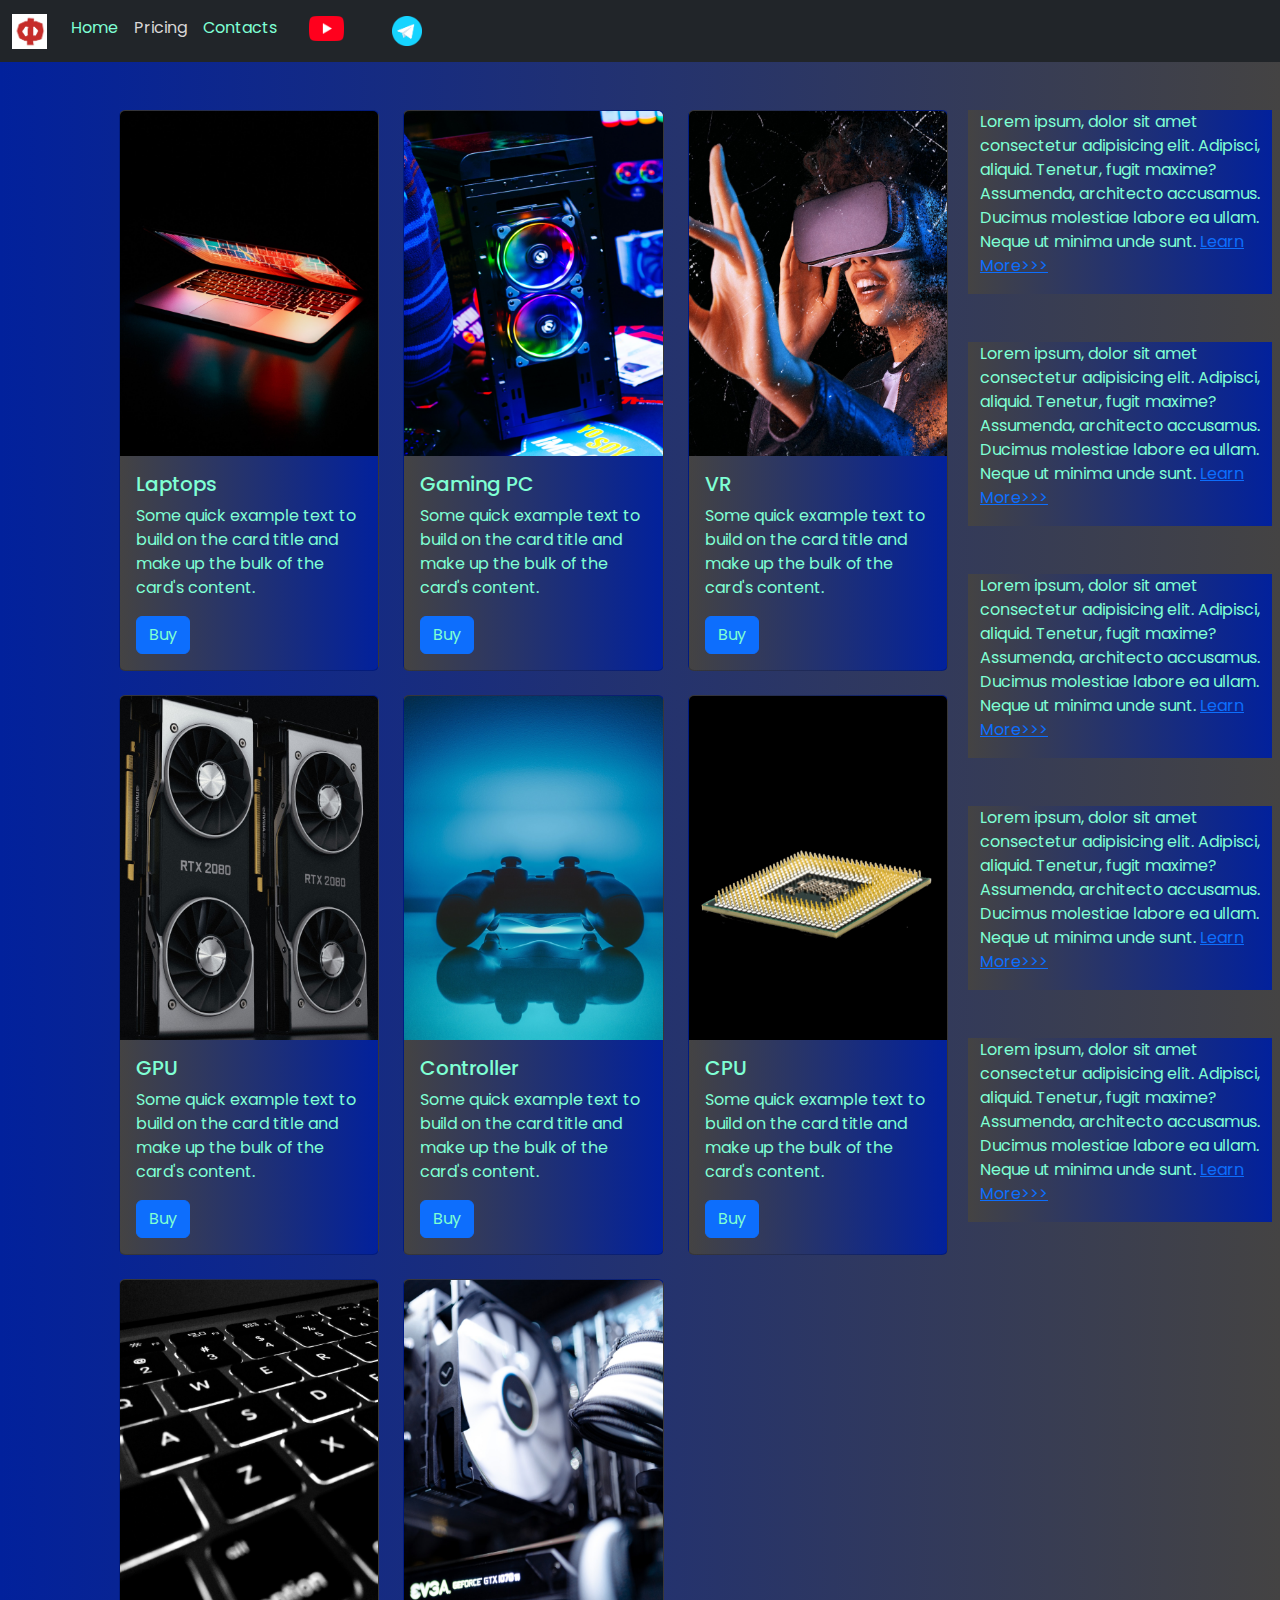
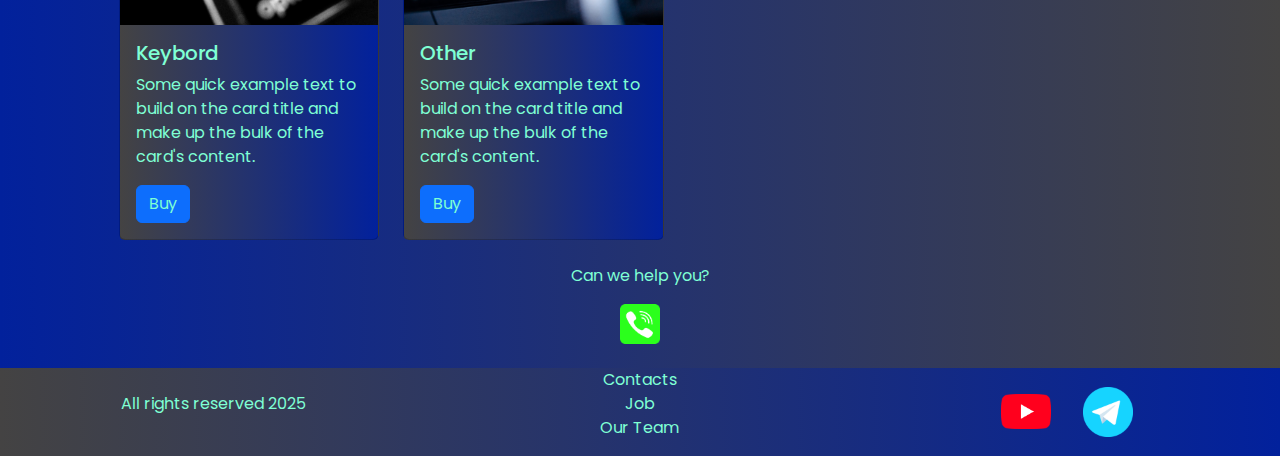
<file: pricing.html>
<!DOCTYPE html>
<html lang="en">

<head>
  <meta charset="UTF-8">
  <meta name="viewport" content="width=device-width, initial-scale=1.0">
  <link href="https://cdn.jsdelivr.net/npm/bootstrap@5.3.3/dist/css/bootstrap.min.css" rel="stylesheet"
    integrity="sha384-QWTKZyjpPEjISv5WaRU9OFeRpok6YctnYmDr5pNlyT2bRjXh0JMhjY6hW+ALEwIH" crossorigin="anonymous">
  <link rel="stylesheet" href="styles/mycss.css">
  <link rel="apple-touch-icon" sizes="180x180" href="files/favicon_io/apple-touch-icon.png">
  <link rel="icon" type="image/png" sizes="32x32" href="files/favicon_io/favicon-32x32.png">
  <link rel="icon" type="image/png" sizes="16x16" href="files/favicon_io/favicon-16x16.png">
  <link rel="manifest" href="files/favicon_io/site.webmanifest">
  <title>KIT</title>
</head>

<body>
  <header>
    <nav class="navbar navbar-expand-lg bg-dark">
      <div class="container-fluid">
        <a class="navbar-brand" href="/"><img src="files/i.webp" alt="..."></a>
        <button class="navbar-toggler" type="button" data-bs-toggle="collapse" data-bs-target="#navbarNav"
          aria-controls="navbarNav" aria-expanded="false" aria-label="Toggle navigation">
          <span class="navbar-toggler-icon"></span>
        </button>
        <div class="collapse navbar-collapse" id="navbarNav">
          <ul class="navbar-nav">
            <li class="nav-item">
              <a class="nav-link" aria-current="page" href="/">Home</a>
            </li>
            <li class="nav-item">
              <a class="nav-link active" href="pricing.html">Pricing</a>
            </li>
            <li class="nav-item">
              <a class="nav-link" href="pricing.html">Contacts</a>
            </li>
            <li class="nav-item">
              <a class="nav-link" href="pricing.html">
                <img style="width: 35px; margin-inline: 1em;" src="images/yt.png" alt="YouTube">
              </a>
            </li>
            <li class="nav-item">
              <a class="nav-link" href="pricing.html">
                <img style="width: 30px; margin-inline: 1em;" src="images/tg.png" alt="Telegram">
              </a>
            </li>
          </ul>
        </div>
      </div>
    </nav>
  </header>

  <section>
    <div class="container-fluid mt-4">
      <div class="row">
        <div class="col-lg-1">

        </div>

        <div class="col-lg-8 col-md-12">
          <div class="row">

            <div class="col-lg-4 col-md-6 mt-4">
              <div class="card">
                <a href="#"><img src="images/laptop.png" class="card-img-top" alt="Laptop"></a>
                <div class="card-body">
                  <h5 class="card-title"><a href="#">Laptops</a></h5>
                  <p class="card-text"><a href="#">
                      Some quick example text to build on the card title and make up the bulk of the
                      card's
                      content.
                    </a></p>
                  <a href="#" class="btn btn-primary">Buy</a>
                </div>
              </div>
            </div>
            <div class="col-lg-4 col-md-6 mt-4">
              <div class="card">
                <img src="images/gaming pc.png" class="card-img-top" alt="Gaming PC">
                <div class="card-body">
                  <h5 class="card-title">Gaming PC</h5>
                  <p class="card-text">Some quick example text to build on the card title and make up the bulk of the
                    card's
                    content.</p>
                  <a href="#" class="btn btn-primary">Buy</a>
                </div>
              </div>
            </div>
            <div class="col-lg-4 col-md-6 mt-4">
              <div class="card">
                <img src="images/vr.png" class="card-img-top" alt="VR">
                <div class="card-body">
                  <h5 class="card-title">VR</h5>
                  <p class="card-text">Some quick example text to build on the card title and make up the bulk of the
                    card's
                    content.</p>
                  <a href="#" class="btn btn-primary">Buy</a>
                </div>
              </div>
            </div>
            <div class="col-lg-4 col-md-6 mt-4">
              <div class="card">
                <img src="images/gpu.png" class="card-img-top" alt="GPU">
                <div class="card-body">
                  <h5 class="card-title">GPU</h5>
                  <p class="card-text">Some quick example text to build on the card title and make up the bulk of the
                    card's
                    content.</p>
                  <a href="#" class="btn btn-primary">Buy</a>
                </div>
              </div>
            </div>
            <div class="col-lg-4 col-md-6 mt-4">
              <div class="card">
                <img src="images/controller.png" class="card-img-top" alt="Controller">
                <div class="card-body">
                  <h5 class="card-title">Controller</h5>
                  <p class="card-text">Some quick example text to build on the card title and make up the bulk of the
                    card's
                    content.</p>
                  <a href="#" class="btn btn-primary">Buy</a>
                </div>
              </div>
            </div>
            <div class="col-lg-4 col-md-6 mt-4">
              <div class="card">
                <img src="images/cpu.png" class="card-img-top" alt="CPU">
                <div class="card-body">
                  <h5 class="card-title">CPU</h5>
                  <p class="card-text">Some quick example text to build on the card title and make up the bulk of the
                    card's
                    content.</p>
                  <a href="#" class="btn btn-primary">Buy</a>
                </div>
              </div>
            </div>
            <div class="col-lg-4 col-md-6 mt-4">
              <div class="card">
                <img src="images/acc.png" class="card-img-top" alt="Keybord">
                <div class="card-body">
                  <h5 class="card-title">Keybord</h5>
                  <p class="card-text">Some quick example text to build on the card title and make up the bulk of the
                    card's
                    content.</p>
                  <a href="#" class="btn btn-primary">Buy</a>
                </div>
              </div>
            </div>
            <div class="col-lg-4 col-md-6 mt-4">
              <div class="card">
                <img src="images/other.png" class="card-img-top" alt="Other">
                <div class="card-body">
                  <h5 class="card-title">Other</h5>
                  <p class="card-text">Some quick example text to build on the card title and make up the bulk of the
                    card's
                    content.</p>
                  <a href="#" class="btn btn-primary">Buy</a>
                </div>
              </div>
            </div>

          </div>
        </div>

        <div class="col-lg-3 col-md-12">
          <div class="row px-2">
            <div class="col-lg-12 sidebar my-4">
              <p>Lorem ipsum, dolor sit amet consectetur adipisicing elit. Adipisci, aliquid. Tenetur, fugit maxime?
                Assumenda, architecto accusamus. Ducimus molestiae labore ea ullam. Neque ut minima unde sunt. <a
                  href="#">Learn More>>></a></p>
            </div>
            <div class="col-lg-12 sidebar my-4">
              <p>Lorem ipsum, dolor sit amet consectetur adipisicing elit. Adipisci, aliquid. Tenetur, fugit maxime?
                Assumenda, architecto accusamus. Ducimus molestiae labore ea ullam. Neque ut minima unde sunt. <a
                  href="#">Learn More>>></a></p>
            </div>
            <div class="col-lg-12 sidebar my-4">
              <p>Lorem ipsum, dolor sit amet consectetur adipisicing elit. Adipisci, aliquid. Tenetur, fugit maxime?
                Assumenda, architecto accusamus. Ducimus molestiae labore ea ullam. Neque ut minima unde sunt. <a
                  href="#">Learn More>>></a></p>
            </div>
            <div class="col-lg-12 sidebar my-4">
              <p>Lorem ipsum, dolor sit amet consectetur adipisicing elit. Adipisci, aliquid. Tenetur, fugit maxime?
                Assumenda, architecto accusamus. Ducimus molestiae labore ea ullam. Neque ut minima unde sunt. <a
                  href="#">Learn More>>></a></p>
            </div>
            <div class="col-lg-12 sidebar my-4">
              <p>Lorem ipsum, dolor sit amet consectetur adipisicing elit. Adipisci, aliquid. Tenetur, fugit maxime?
                Assumenda, architecto accusamus. Ducimus molestiae labore ea ullam. Neque ut minima unde sunt. <a
                  href="#">Learn More>>></a></p>
            </div>
          </div>
        </div>

      </div>

      <div class="col-lg-12 col-md-12 text-center mt-4">
        <p>Can we help you?</p>
      </div>
      <div class="col-lg-12 col-md-12 text-center">
        <img class="call-anim" style="width: 40px;" src="images/phone.png" alt="YouTube">

      </div>

    </div>
  </section>

  <footer class="mt-4">
    <div class="container-fluid">
      <div class="row">
        <div class="col-lg-4 col-md-12 footer-text text-center">
          <p>All rights reserved 2025</p>
        </div>
        <div class="col-lg-4 col-md-12 footer-text text-center">
          <p>Contacts <br>Job <br> Our Team</p>
        </div>
        <div class="col-lg-4 col-md-12 media-links">
          <img style="width: 50px; margin-inline: 1em;" src="images/yt.png" alt="YouTube">
          <img style="width: 50px; margin-inline: 1em;" src="images/tg.png" alt="Telegram">
        </div>
      </div>
    </div>
  </footer>

  <script src="https://cdn.jsdelivr.net/npm/bootstrap@5.3.3/dist/js/bootstrap.bundle.min.js"
    integrity="sha384-YvpcrYf0tY3lHB60NNkmXc5s9fDVZLESaAA55NDzOxhy9GkcIdslK1eN7N6jIeHz"
    crossorigin="anonymous"></script>
</body>

</html>
</file>
<file: styles/mycss.css>
@import url('https://fonts.googleapis.com/css?family=Poppins&display=swap');


body {
    font-family: Poppins, serif;
    background: linear-gradient(90deg, #02219c 0%, #444343 100%);
}

p {
    color: aquamarine;
}
.nav-link {
    color: aquamarine;
}

.navbar-nav .nav-link.active {
    color: #d8d6d6;
}
.navbar-brand img {
width: 35px;
}
.navbar-toggler {
    background-color: rgb(107, 107, 104);
}

.sidebar {
    color: aquamarine;
    background: linear-gradient(270deg, #02219c 0%, #444343 100%);
    

}

.card {
    background: linear-gradient(270deg, #02219c 0%, #444343 100%);
    color: aquamarine;
}

.card a {
    text-decoration: none;
    color: aquamarine;
}
.slide-text,
.footer-text {
    color: aquamarine;
    margin: auto auto;
}

footer, .btn-outline-primary {

    background: linear-gradient(270deg, #02219c 0%, #444343 100%);

}
.media-links {
    display:flex;
    justify-content: center;
    align-items: center;
}

.call-anim {
    animation: call 2s ease 0s infinite normal forwards;
}

@keyframes call {
	0%,
	100% {
		transform: translateX(0%);
		transform-origin: 50% 50%;
	}

	15% {
		transform: translateX(-30px) rotate(-6deg);
	}

	30% {
		transform: translateX(15px) rotate(6deg);
	}

	45% {
		transform: translateX(-15px) rotate(-3.6deg);
	}

	60% {
		transform: translateX(9px) rotate(2.4deg);
	}

	75% {
		transform: translateX(-6px) rotate(-1.2deg);
	}
}


@media (max-width: 755px) {
   .carousel-indicators {
    display: none;
   } 
}
</file>
